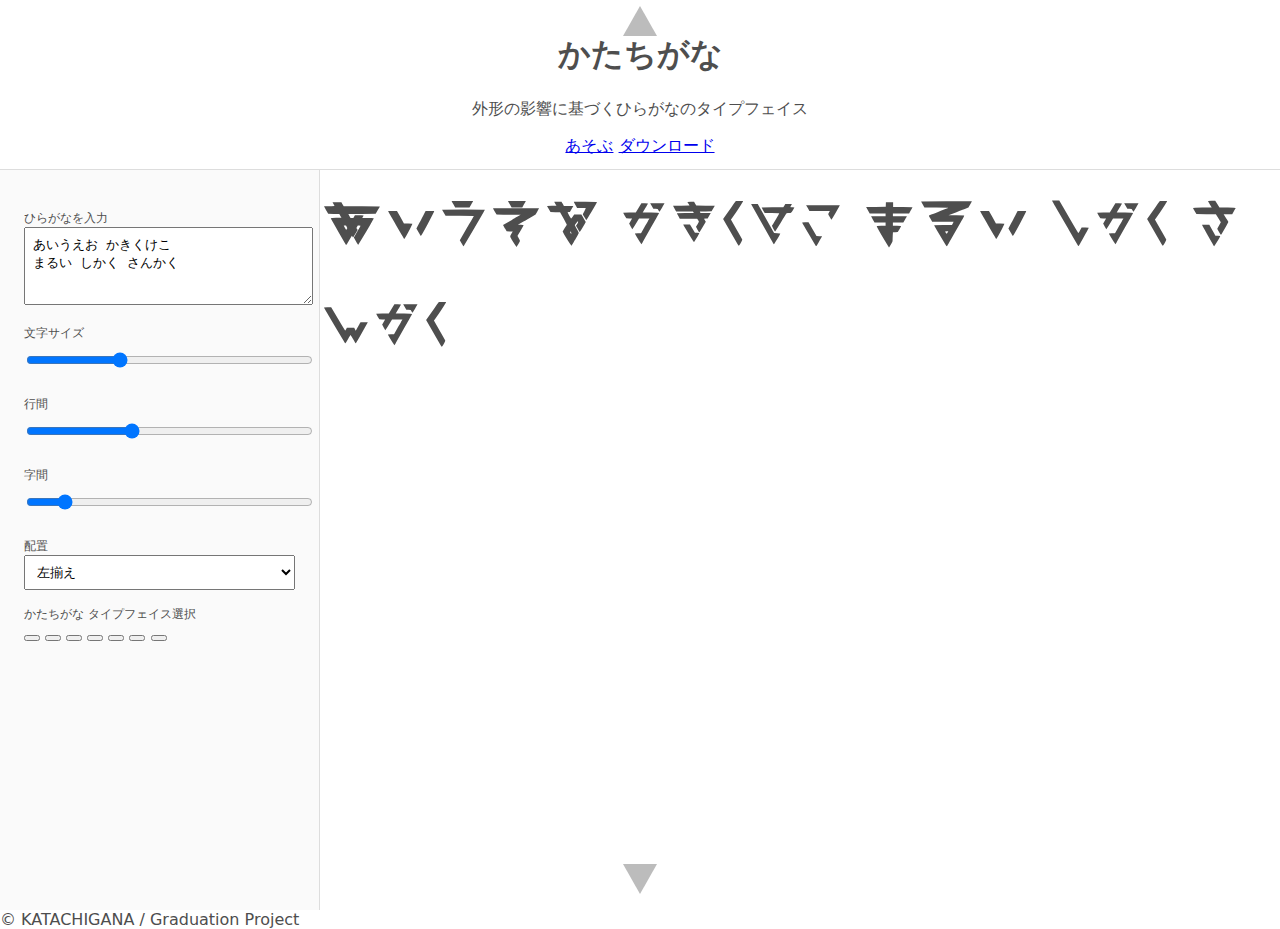
<file: index.html>
<!DOCTYPE html>
<html lang="ja">
<head>
  <meta charset="UTF-8" />
  <title>かたちがな｜KATACHIGANA</title>
  <meta name="viewport" content="width=device-width, initial-scale=1.0" />
  <link rel="stylesheet" href="style.css">
</head>

<body>
<header>
  <h1>かたちがな</h1>
  <p>外形の影響に基づくひらがなのタイプフェイス</p>
  <nav>
    <a href="index.html">あそぶ</a> 
    <a href="download.html">ダウンロード</a>
  </nav>
</header>

<main>
  <section class="controls">
    <label>ひらがなを入力</label>
    <textarea id="textInput" rows="4">あいうえお かきくけこ
まるい しかく さんかく</textarea>

    <label>文字サイズ</label>
    <input id="fontSize" type="range" min="16" max="200" value="72">

    <label>行間</label>
    <input id="lineHeight" type="range" min="0.8" max="2.5" step="0.1" value="1.4">

    <label>字間</label>
    <input id="letterSpacing" type="range" min="-0.1" max="1" step="0.05" value="0">

    <label>配置</label>
    <select id="align">
      <option value="left">左揃え</option>
      <option value="center">中央揃え</option>
      <option value="right">右揃え</option>
    </select>

    <label>かたちがな タイプフェイス選択</label>
    <div class="shape-buttons">
      <button class="shape circle" data-font="Circle"></button>
      <button class="shape triangle" data-font="Triangle"></button>
      <button class="shape inv-triangle" data-font="Triangle2"></button>
      <button class="shape square" data-font="Square"></button>
      <button class="shape diamond" data-font="Diamond"></button>
      <button class="shape rect-h" data-font="Side"></button>
      <button class="shape rect-v" data-font="Vertical"></button>
  </section>

  <section class="preview">
    <div id="previewText" class="preview-text"></div>
  </section>
</main>

<footer>
  © KATACHIGANA / Graduation Project
</footer>

<script src="script.js"></script>
</body>
</html>
</file>
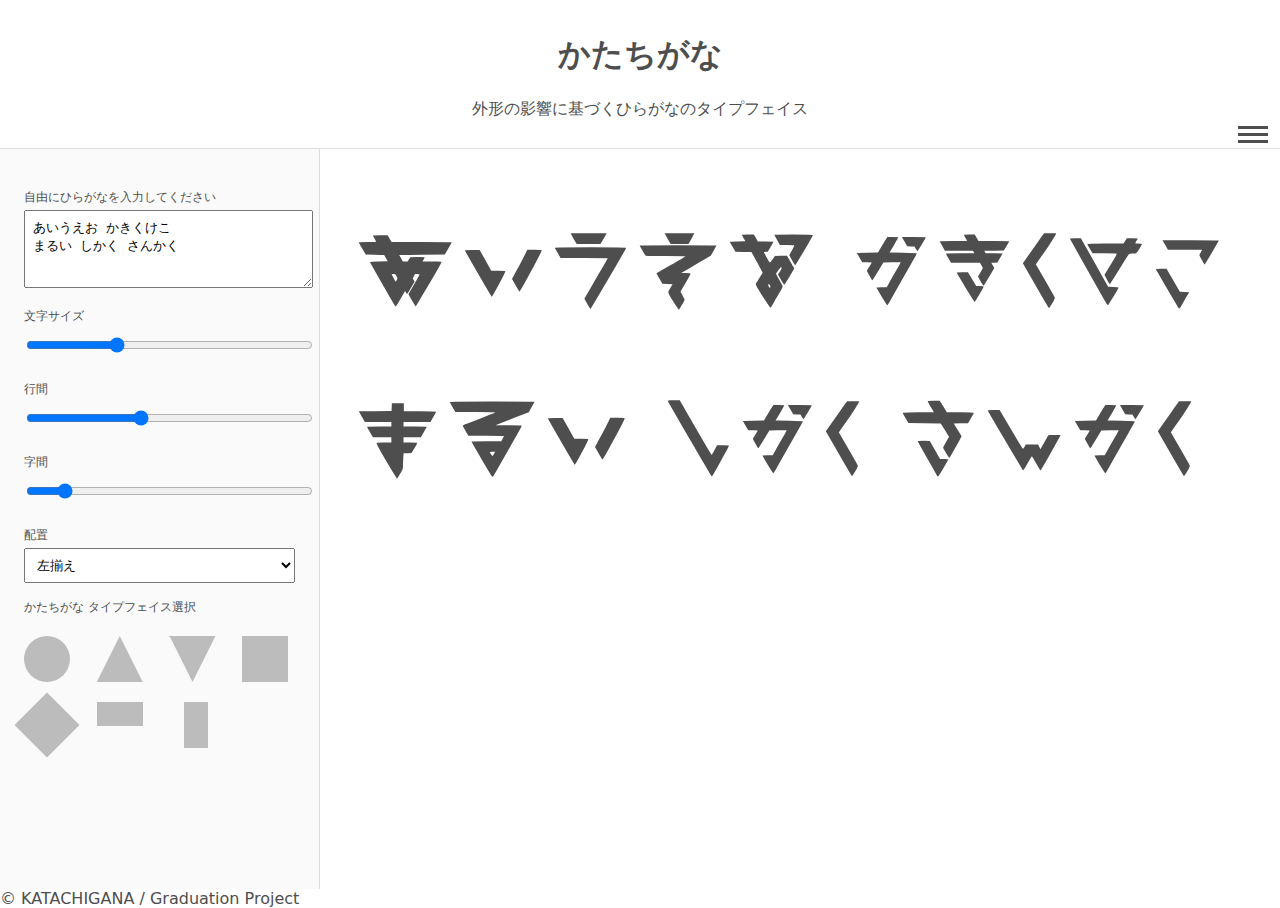
<file: play.html>
<!DOCTYPE html>
<html lang="ja">
<head>
  <meta charset="UTF-8" />
  <title>かたちがな｜あそぶ</title>
  <meta name="viewport" content="width=device-width, initial-scale=1.0" />
  <link rel="stylesheet" href="style.css">
  <link rel="stylesheet" href="play.css">
</head>

<body>
<header>
  <h1>かたちがな</h1>
  <p>外形の影響に基づくひらがなのタイプフェイス</p>

  <div class="menu-wrapper">
    <div class="hamburger__btn">
      <span class="bar bar-top"></span>
      <span class="bar bar-center"></span>
      <span class="bar bar-bottom"></span>
    </div>

    <nav class="menu-lists">
      <ul class="nav__list">
        <li class="nav__item"><a href="index.html" class="nav__link">かたちがなとは</a></li>
        <li class="nav__item"><a href="play.html" class="nav__link">あそぶ</a></li>
        <!-- <li class="nav__item"><a href="list.html" class="nav__link">一覧</a></li> -->
        <li class="nav__item"><a href="download.html" class="nav__link">ダウンロード</a></li>
      </ul>
    </nav>
  </div>
</header>

<main>
  <section class="controls">
    <label>自由にひらがなを入力してください</label>
    <textarea id="textInput" rows="4">あいうえお かきくけこ
まるい しかく さんかく</textarea>

    <label>文字サイズ</label>
    <input id="fontSize" type="range" min="20" max="360" value="120">

    <label>行間</label>
    <input id="lineHeight" type="range" min="0.7" max="2.5" step="0.1" value="1.4">

    <label>字間</label>
    <input id="letterSpacing" type="range" min="-0.1" max="1" step="0.05" value="0">

    <label>配置</label>
    <select id="align">
      <option value="left">左揃え</option>
      <option value="center">中央揃え</option>
      <option value="right">右揃え</option>
    </select>

    <label>かたちがな タイプフェイス選択</label>
    <div class="shape-buttons">
      <button class="shape circle" data-font="Circle"></button>
      <button class="shape triangle" data-font="Triangle"></button>
      <button class="shape inv-triangle" data-font="Triangle2"></button>
      <button class="shape square" data-font="Square"></button>
      <button class="shape diamond" data-font="Diamond"></button>
      <button class="shape rect-h" data-font="Side"></button>
      <button class="shape rect-v" data-font="Vertical"></button>
    </div>
  </section>

  <section class="preview">
    <div id="previewText" class="preview-text"></div>
  </section>
</main>

<footer>
  © KATACHIGANA / Graduation Project
</footer>

<script src="script.js"></script>
<script src="play.js"></script>
</body>
</html>
</file>
<file: style.css>
/* ===============================
   フォント読み込み
=============================== */

@font-face { font-family: "Circle"; src: url("fonts/Circle-Regular.ttf"); }
@font-face { font-family: "Triangle"; src: url("fonts/Triangle-Regular.ttf"); }
@font-face { font-family: "Triangle2"; src: url("fonts/Triangle2-Regular.ttf"); }
@font-face { font-family: "Square"; src: url("fonts/Square-Regular.ttf"); }
@font-face { font-family: "Diamond"; src: url("fonts/Diamond-Regular.ttf"); }
@font-face { font-family: "Side"; src: url("fonts/Side-Regular.ttf"); }
@font-face { font-family: "Vertical"; src: url("fonts/Vertical-Regular.ttf"); }

/* ===============================
   共通
=============================== */

body {
  margin: 0;
  font-family: system-ui, sans-serif;
  background: #ffffff;
  color: #4e4e4e;
}

header {
  padding: 12px;
  background: #fff;
  border-bottom: 1px solid #ddd;
  text-align: center;
}

main {
  display: grid;
  grid-template-columns: 320px 1fr;
  min-height: calc(100vh - 160px);
}

ul,
li {
  margin: 0;
  padding: 0;
}

/* ---------- parts ---------- */

.menu-wrapper {
  position: relative;
  z-index: 10000;
}

.menu-wrapper .hamburger__btn {
  z-index: 101;
  width: 30px;
  height: 17px;
  position: absolute;
  top: -10px;
  right: 0px;
}
.menu-wrapper .bar {
  width: 30px;
  height: 3px;
  display: block;
  position: absolute;
  left: 50%;
  background-color: #4e4e4e;
  transition: all 0.3s ease;
}

.menu-wrapper .bar-top {
  top: 0;
  -webkit-transform: translateX(-50%);
  transform: translateX(-50%);
}
.menu-wrapper .bar-center {
  top: 7px;
  transform: translateX(-50%);
}
.menu-wrapper .bar-bottom {
  bottom: 0;
  transform: translateX(-50%);
}
.menu-wrapper .hamburger__btn.close .bar-top {
  transform: translate(-50%, 10px) rotate(45deg);
}
.menu-wrapper .hamburger__btn.close .bar-middle {
  opacity: 0;
}
.menu-wrapper .hamburger__btn.close .bar-center {
  display: none;
}
.menu-wrapper .hamburger__btn.close .bar-bottom {
  transform: translate(-50%, -5px) rotate(-45deg);
}

/* MENU LIST */
.menu-wrapper .menu-lists {
  overflow-y: scroll;
  -ms-overflow-style: none;
  scrollbar-width: none;
  opacity: 0;
  visibility: hidden;
  background-color: #d9d9d9;
  width: 100%;
  height: 100%;
  position: fixed;
  top: 0;
  left: 0;
  text-align: center;
  transition:
    opacity 0.5s ease,
    visibility 0.5s ease;
  z-index: 9999;
}

.menu-wrapper .menu-lists::-webkit-scrollbar {
  display: none;
}

.menu-wrapper .menu-lists.show {
  opacity: 1;
  visibility: visible;
}

.menu-wrapper .nav__list {
  max-width: 840px;
  padding: 20px;
  margin: 0 auto;
  list-style: none;
  border-top: 1px solid #eee;
}

.menu-wrapper .nav__link {
  display: block;
  padding: 15px 0;
  color: #ffffff;
  text-decoration: none;
  border-bottom: 1px solid #eee;
}

/* -------------------------------------------------
   ▼▼ ここから フェードインアニメーション ▼▼
--------------------------------------------------- */

/* navアイテム：初期状態 */
.nav__item {
  opacity: 0;
  transform: translateY(20px);
  transition: all 0.5s ease;
}

/* メニューが開いたとき */
.menu-lists.show .nav__item {
  opacity: 1;
  transform: translateY(0);
}

/* 順番に表示 */
.menu-lists.show .nav__item:nth-child(1) {
  transition-delay: 0.1s;
}
.menu-lists.show .nav__item:nth-child(2) {
  transition-delay: 0.2s;
}
.menu-lists.show .nav__item:nth-child(3) {
  transition-delay: 0.3s;
}

/* ===============================
   操作UI
=============================== */

.controls {
  padding: 24px;
  background: #fafafa;
  border-right: 1px solid #ddd;
}

.controls label {
  font-size: 12px;
  margin-top: 16px;
  display: block;
}

.controls input,
.controls textarea,
.controls select {
  width: 100%;
  padding: 8px;
}



/* ===============================
   ホーム
=============================== */
.space {
  height: 100vh;
}

span {
    display: block;
}

.greet span {
  display: block;
  opacity: 0;
  transform: translateY(20px);
  margin: 16px 0;
  font-size:  60px;
}


/* ===============================
   図形ボタン（あそぶページ）
=============================== */

/* .shape-buttons {
  display: grid;
  grid-template-columns: repeat(4, 1fr);
  gap: 20px;
  margin-top: 20px;
}

.shape {
  width: 46px;
  height: 46px;
  background: transparent;
  cursor: pointer;
  position: relative;
  border: none;
}

.shape.active {
  outline: 2px solid #111;
} */

/* 基本図形 */

/* .circle,
.square,
.rect-h,
.rect-v,
.diamond {
  background: #bcbcbc;
}

.circle { border-radius: 50%; }
.rect-h { height: 24px; }
.rect-v { width: 24px; margin: auto; }
.diamond { transform: rotate(45deg); }

/* 三角形（border法） */

.triangle::before {
  content: "";
  position: absolute;
  top: 6px;
  left: 50%;
  transform: translateX(-50%);
  width: 0;
  height: 0;
  border-left: 17px solid transparent;
  border-right: 17px solid transparent;
  border-bottom: 30px solid #bcbcbc;
}

.inv-triangle::before {
  content: "";
  position: absolute;
  bottom: 6px;
  left: 50%;
  transform: translateX(-50%);
  width: 0;
  height: 0;
  border-left: 17px solid transparent;
  border-right: 17px solid transparent;
  border-top: 30px solid #bcbcbc;
} */

/* ===============================
   プレビュー
=============================== */

/* .preview {
  padding: 32px;
  background: #fff;
  color: #4e4e4e;
}

.preview-text {
  white-space: pre-wrap;
} */



/* ===============================
   一覧ページ
=============================== */
.selectbox {
    display: inline-flex;
    align-items: center;
    position: relative;
}

.selectbox::after {
    position: absolute;
    right: 100px;
    width: 10px;
    height: 7px;
    background-color: #535353;
    clip-path: polygon(0 0, 100% 0, 50% 100%);
    content: '';
    pointer-events: none;
}

.selectbox select {
    appearance: none;
    min-width: 230px;
    height: 2.8em;
    padding: .4em calc(.8em + 30px) .4em .8em;
    border: none;
    border-bottom: 2px solid #d0d0d0;
    background-color: #fff;
    color: #333333;
    font-size: 1em;
    cursor: pointer;
    margin-left: 20px; 
}

.selectbox select:focus {
    outline: none;
}


/* ===============================
   ダウンロードページ
=============================== */

/* .download {
  background: #fff;
  color: #111;
  text-align: center;
  /* padding: 40px; */
/* }  */

/* .buttons {
  display: grid;
  grid-template-columns: repeat(auto-fit, minmax(120px, 1fr));
  gap: clamp(32px, 6vw, 80px);
  max-width: 900px;
  margin: auto;
  margin-top: 50px;
  font-size: 13px;
  padding: 40px;
} */

/* ダウンロード用ボタン */

/* .btn {
  display: flex;
  justify-content: center;
  align-items: center;
  text-decoration: none;
  color: #fff;
  background: #9f9f9f;
  transition: 0.2s;
  width: clamp(120px, 13vw, 160px);
  height: clamp(120px, 13vw, 160px);
} */

/* 横長・縦長 */

/* .btn.rect-h {
  width: clamp(160px, 18vw, 220px);
  height: clamp(90px, 10vw, 120px);
} */

/* .btn.rect-v {
  width: clamp(90px, 10vw, 120px);
  height: clamp(160px, 18vw, 220px);
} */

/* ▼▼▼ ダウンロード専用：三角形の塗り ▼▼▼ */

/* .btn.triangle {
  clip-path: polygon(50% 0, 0 100%, 100% 100%);
  background: #9f9f9f;
} */

/* .btn.inv-triangle {
  clip-path: polygon(0 0, 100% 0, 50% 100%);
  background: #9f9f9f;
} */

/* hover */

/* .btn:hover {
  background: #fff;
  color: #000;
} */

/* ===============================
   レスポンシブ
=============================== */
/* 
@media (max-width: 768px) {
  main {
    grid-template-columns: 1fr;
  }

  .controls {
    border-right: none;
    border-bottom: 1px solid #ddd;
  }
} */
</file>
<file: play.css>
/* ===============================
   あそぶページ専用
=============================== */

main {
  display: grid;
  grid-template-columns: 320px 1fr;
}

/* 操作UI */

.controls {
  padding: 24px;
  background: #fafafa;
  border-right: 1px solid #ddd;
}

.controls label {
  font-size: 12px;
  margin-top: 16px;
  display: block;
}

.controls input,
.controls textarea,
.controls select {
  width: 100%;
  padding: 8px;
  margin-top: 4px;
}

/* 図形ボタン */

.shape-buttons {
  display: grid;
  grid-template-columns: repeat(4, 1fr);
  gap: 20px;
  margin-top: 20px;
}

.shape {
  width: 46px;
  height: 46px;
  background: #bcbcbc;
  border: none;
  cursor: pointer;
}

.shape.active {
  outline: 2px solid #111;
}

.circle { border-radius: 50%; }
.rect-h { height: 24px; }
.rect-v { width: 24px; margin: auto; }
.diamond { transform: rotate(45deg); }

.triangle {
  clip-path: polygon(50% 0, 0 100%, 100% 100%);
}

.inv-triangle {
  clip-path: polygon(0 0, 100% 0, 50% 100%);
}

/* プレビュー */

.preview {
  padding: 32px;
  background: #fff;
}

.preview-text {
  white-space: pre-wrap;
}

@media (max-width: 768px) {
  main {
    grid-template-columns: 1fr;
  }

  .controls {
    border-right: none;
    border-bottom: 1px solid #ddd;
  }
}
</file>
